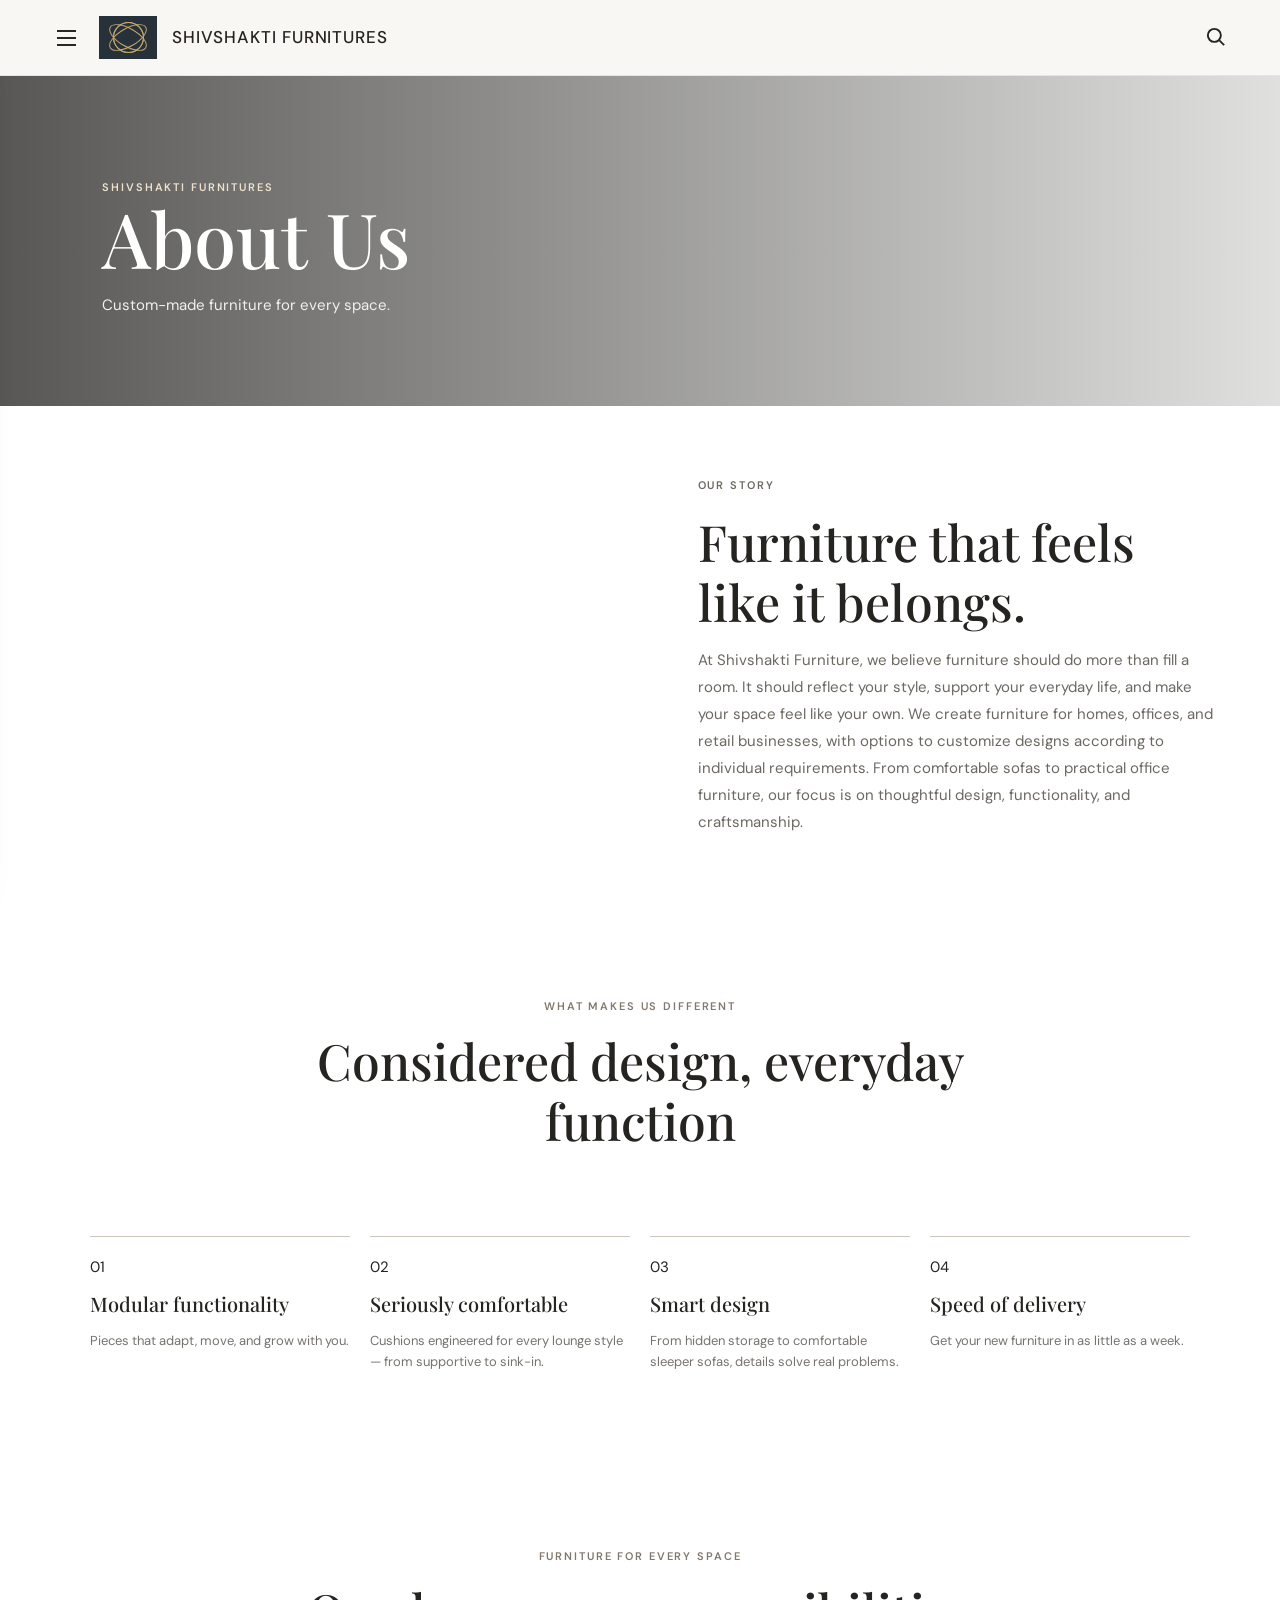
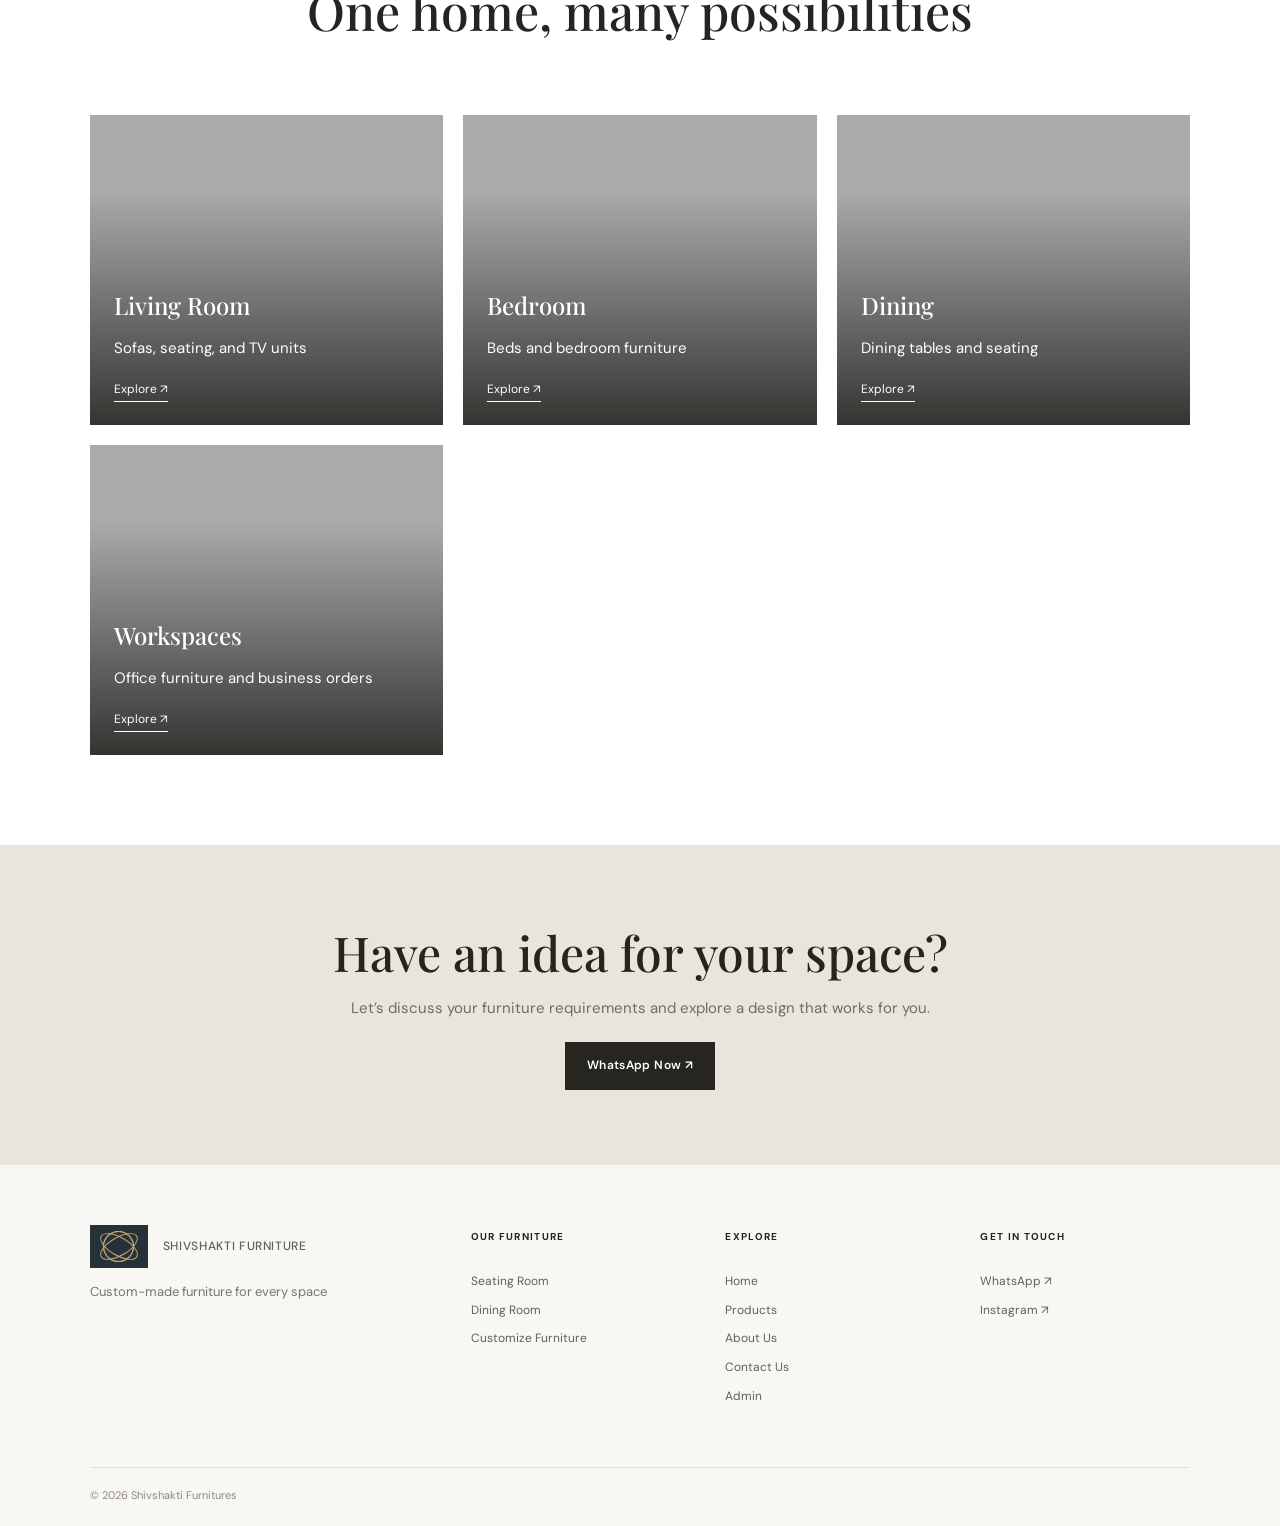
<file: about-us.html>
<!doctype html><html lang="en"><head><meta charset="utf-8"><meta name="viewport" content="width=device-width,initial-scale=1"><meta name="description" content="Shivshakti Furniture — custom-made furniture for every space."><title>SHIVSHAKTI FURNITURES - ABOUT US</title><link rel="preconnect" href="https://fonts.googleapis.com"><link rel="preconnect" href="https://fonts.gstatic.com" crossorigin><link href="https://fonts.googleapis.com/css2?family=DM+Sans:wght@400;500;600;700&family=Playfair+Display:wght@500;600&display=swap" rel="stylesheet"><link rel="stylesheet" href="styles.css"><link rel="stylesheet" href="pages.css"></head><body><header class="topbar"><button class="icon-button menu-toggle" aria-label="Open navigation" aria-expanded="false"><span></span><span></span><span></span></button><a class="brand" href="index.html"><span class="brand-mark"><i></i><b></b></span><span>SHIVSHAKTI FURNITURES</span></a><button class="icon-button search-toggle" aria-label="Open search"><svg viewBox="0 0 24 24"><circle cx="10.8" cy="10.8" r="6.8"></circle><path d="m16 16 5 5"></path></svg></button><form class="search-panel" role="search"><input type="search" placeholder="Search furniture…" aria-label="Search furniture"><button type="submit">Search</button></form></header><nav class="drawer" aria-label="Main navigation"><a href="index.html">Home</a><a href="products.html">Products</a><a href="services.html">Services</a><a href="customize.html">Customize</a><a href="about-us.html">About Us</a><a href="contact-us.html">Contact Us</a><div class="drawer-note">Custom-made furniture for every space</div></nav><main>
<section class="page-hero"><p class="eyebrow">SHIVSHAKTI FURNITURES</p><h1>About Us</h1><p>Custom-made furniture for every space.</p></section><section class="content-split"><div class="content-image" style="background-image:url('https://images.unsplash.com/photo-1600210492486-724fe5c67fb0?auto=format&fit=crop&w=1200&q=85')"></div><div class="content-copy"><p class="eyebrow">OUR STORY</p><h2>Furniture that feels like it belongs.</h2><p>At Shivshakti Furniture, we believe furniture should do more than fill a room. It should reflect your style, support your everyday life, and make your space feel like your own. We create furniture for homes, offices, and retail businesses, with options to customize designs according to individual requirements. From comfortable sofas to practical office furniture, our focus is on thoughtful design, functionality, and craftsmanship.</p></div></section><section class="page-intro"><p class="eyebrow">WHAT MAKES US DIFFERENT</p><h2>Considered design, everyday function</h2></section><section class="about-points"><article class="about-point"><span>01</span><h3>Modular functionality</h3><p>Pieces that adapt, move, and grow with you.</p></article><article class="about-point"><span>02</span><h3>Seriously comfortable</h3><p>Cushions engineered for every lounge style — from supportive to sink-in.</p></article><article class="about-point"><span>03</span><h3>Smart design</h3><p>From hidden storage to comfortable sleeper sofas, details solve real problems.</p></article><article class="about-point"><span>04</span><h3>Speed of delivery</h3><p>Get your new furniture in as little as a week.</p></article></section><section class="page-intro"><p class="eyebrow">FURNITURE FOR EVERY SPACE</p><h2>One home, many possibilities</h2></section><section class="room-list"><article class="room-card" style="background-image:url('https://www.canapyfurniture.com/cdn/shop/files/Vento-sofa-canapy-furniture.jpg?v=1765468949&width=1500')"><div><h3>Living Room</h3><p>Sofas, seating, and TV units</p><a href="seating-room.html">Explore ↗</a></div></article><article class="room-card" style="background-image:url('https://cdn.wonderstatic.com/10db6ea9-814c-4f29-847f-b5db07c103e1.png')"><div><h3>Bedroom</h3><p>Beds and bedroom furniture</p><a href="bedroom.html">Explore ↗</a></div></article><article class="room-card" style="background-image:url('https://hnau.imgix.net/media/catalog/product/g/p/gp1219124_1_1.jpg')"><div><h3>Dining</h3><p>Dining tables and seating</p><a href="dinning-room.html">Explore ↗</a></div></article><article class="room-card" style="background-image:url('https://images.unsplash.com/photo-1497366754035-f200968a6e72?auto=format&fit=crop&w=1300&q=85')"><div><h3>Workspaces</h3><p>Office furniture and business orders</p><a href="services.html">Explore ↗</a></div></article></section><section class="page-cta"><h2>Have an idea for your space?</h2><p>Let’s discuss your furniture requirements and explore a design that works for you.</p><a class="button button-dark" href="contact-us.html">WhatsApp Now ↗</a></section></main><footer class="footer"><div class="footer-brand"><a class="brand" href="index.html"><span class="brand-mark"><i></i><b></b></span><span>SHIVSHAKTI FURNITURE</span></a><p>Custom-made furniture for every space</p></div><div><h4>OUR FURNITURE</h4><a href="seating-room.html">Seating Room</a><a href="dinning-room.html">Dining Room</a><a href="customize.html">Customize Furniture</a></div><div><h4>EXPLORE</h4><a href="index.html">Home</a><a href="products.html">Products</a><a href="about-us.html">About Us</a><a href="contact-us.html">Contact Us</a><a href="http://127.0.0.1:8765/cms.html">Admin</a></div><div><h4>GET IN TOUCH</h4><a href="https://wa.me/918888189565" target="_blank" rel="noreferrer">WhatsApp ↗</a><a href="https://instagram.com/shivshakti_furnituress" target="_blank" rel="noreferrer">Instagram ↗</a></div><div class="copyright">© 2026 Shivshakti Furnitures</div></footer><script src="cms-runtime.js"></script><script src="script.js"></script></body></html>
</file>
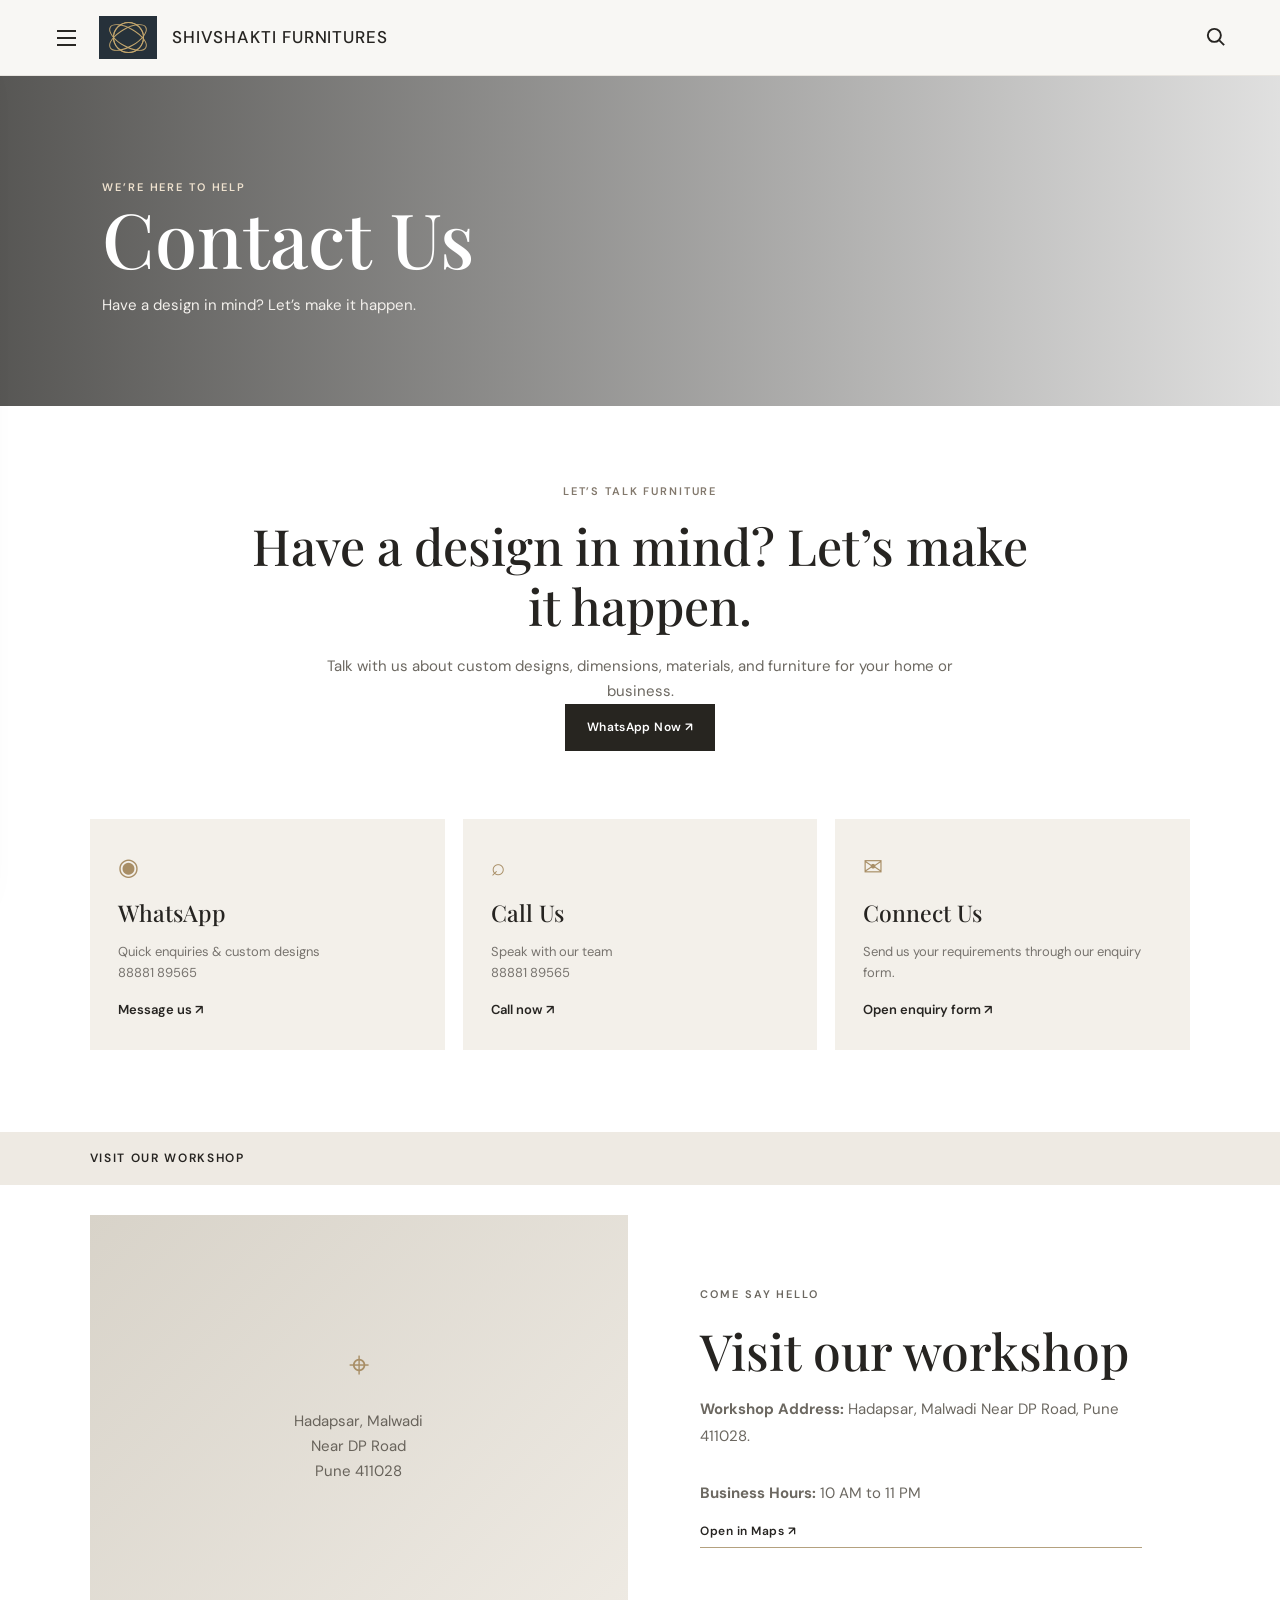
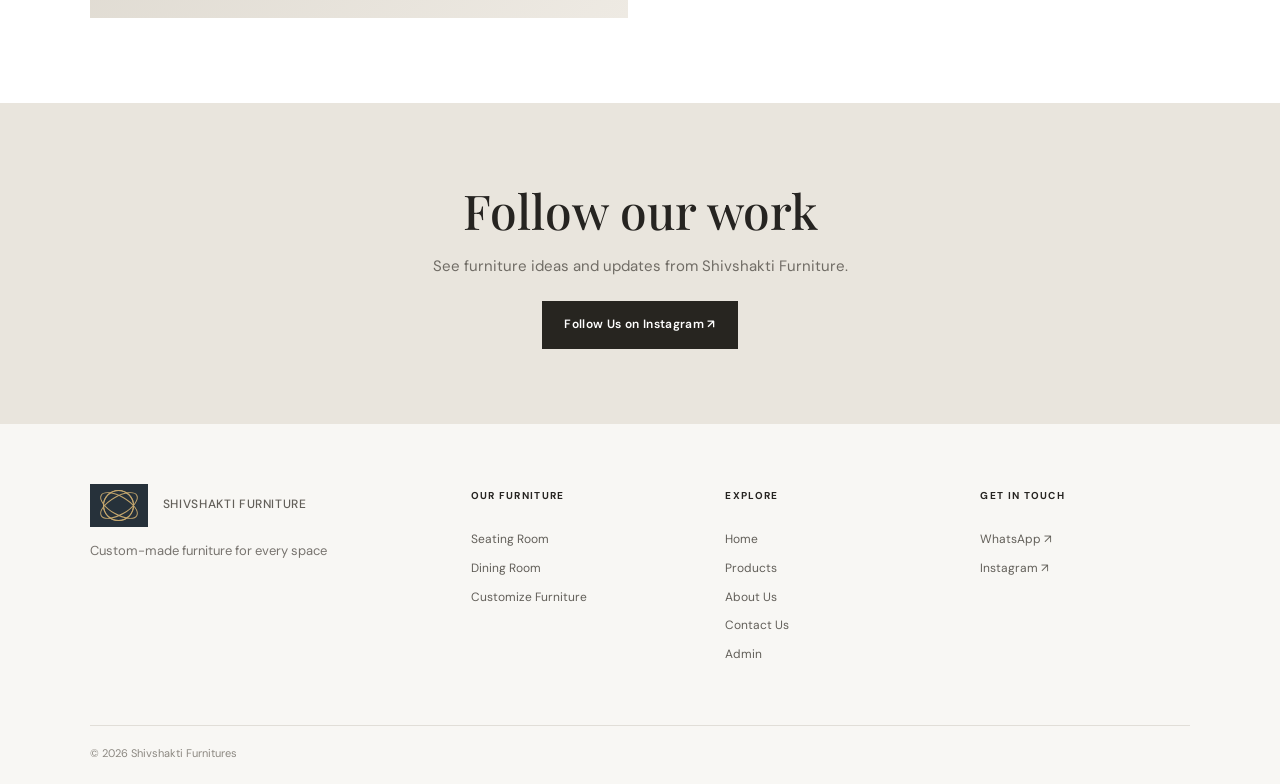
<file: contact-us.html>
<!doctype html><html lang="en"><head><meta charset="utf-8"><meta name="viewport" content="width=device-width,initial-scale=1"><meta name="description" content="Shivshakti Furniture — custom-made furniture for every space."><title>SHIVSHAKTI FURNITURES - CONTACT US</title><link rel="preconnect" href="https://fonts.googleapis.com"><link rel="preconnect" href="https://fonts.gstatic.com" crossorigin><link href="https://fonts.googleapis.com/css2?family=DM+Sans:wght@400;500;600;700&family=Playfair+Display:wght@500;600&display=swap" rel="stylesheet"><link rel="stylesheet" href="styles.css"><link rel="stylesheet" href="pages.css"></head><body><header class="topbar"><button class="icon-button menu-toggle" aria-label="Open navigation" aria-expanded="false"><span></span><span></span><span></span></button><a class="brand" href="index.html"><span class="brand-mark"><i></i><b></b></span><span>SHIVSHAKTI FURNITURES</span></a><button class="icon-button search-toggle" aria-label="Open search"><svg viewBox="0 0 24 24"><circle cx="10.8" cy="10.8" r="6.8"></circle><path d="m16 16 5 5"></path></svg></button><form class="search-panel" role="search"><input type="search" placeholder="Search furniture…" aria-label="Search furniture"><button type="submit">Search</button></form></header><nav class="drawer" aria-label="Main navigation"><a href="index.html">Home</a><a href="products.html">Products</a><a href="services.html">Services</a><a href="customize.html">Customize</a><a href="about-us.html">About Us</a><a href="contact-us.html">Contact Us</a><div class="drawer-note">Custom-made furniture for every space</div></nav><main>
<section class="page-hero"><p class="eyebrow">WE’RE HERE TO HELP</p><h1>Contact Us</h1><p>Have a design in mind? Let’s make it happen.</p></section><section class="page-intro"><p class="eyebrow">LET’S TALK FURNITURE</p><h2>Have a design in mind? Let’s make it happen.</h2><p>Talk with us about custom designs, dimensions, materials, and furniture for your home or business.</p><a class="button button-dark" href="https://wa.me/918888189565?text=Hi%2C%20I%20want%20to%20enquire%20about%20furniture" target="_blank" rel="noreferrer">WhatsApp Now ↗</a></section><section class="contact-options"><article class="contact-card"><span class="icon">◉</span><h3>WhatsApp</h3><p>Quick enquiries & custom designs<br>88881 89565</p><a href="https://wa.me/918888189565?text=Hi%2C%20I%20want%20to%20enquire%20about%20furniture" target="_blank" rel="noreferrer">Message us ↗</a></article><article class="contact-card"><span class="icon">⌕</span><h3>Call Us</h3><p>Speak with our team<br>88881 89565</p><a href="tel:+918888189565">Call now ↗</a></article><article class="contact-card"><span class="icon">✉</span><h3>Connect Us</h3><p>Send us your requirements through our enquiry form.</p><a href="https://docs.google.com/forms/d/e/1FAIpQLSemh7kLTPszPR17RHAJANOWfrfla9v2AEZTcxrN521VDHkFPQ/viewform" target="_blank" rel="noreferrer">Open enquiry form ↗</a></article></section><div class="subsection-label">VISIT OUR WORKSHOP</div><section class="location-grid"><div class="map-placeholder"><div><span>⌖</span><p>Hadapsar, Malwadi<br>Near DP Road<br>Pune 411028</p></div></div><div class="content-copy"><p class="eyebrow">COME SAY HELLO</p><h2>Visit our workshop</h2><p><strong>Workshop Address:</strong> Hadapsar, Malwadi Near DP Road, Pune 411028.</p><p><strong>Business Hours:</strong> 10 AM to 11 PM</p><a class="plain-link" target="_blank" rel="noreferrer" href="https://maps.google.com/?q=Hadapsar+Malwadi+Pune+411028">Open in Maps ↗</a></div></section><section class="page-cta"><h2>Follow our work</h2><p>See furniture ideas and updates from Shivshakti Furniture.</p><a class="button button-dark" href="https://instagram.com/shivshakti_furnituress" target="_blank" rel="noreferrer">Follow Us on Instagram ↗</a></section></main><footer class="footer"><div class="footer-brand"><a class="brand" href="index.html"><span class="brand-mark"><i></i><b></b></span><span>SHIVSHAKTI FURNITURE</span></a><p>Custom-made furniture for every space</p></div><div><h4>OUR FURNITURE</h4><a href="seating-room.html">Seating Room</a><a href="dinning-room.html">Dining Room</a><a href="customize.html">Customize Furniture</a></div><div><h4>EXPLORE</h4><a href="index.html">Home</a><a href="products.html">Products</a><a href="about-us.html">About Us</a><a href="contact-us.html">Contact Us</a><a href="http://127.0.0.1:8765/cms.html">Admin</a></div><div><h4>GET IN TOUCH</h4><a href="https://wa.me/918888189565" target="_blank" rel="noreferrer">WhatsApp ↗</a><a href="https://instagram.com/shivshakti_furnituress" target="_blank" rel="noreferrer">Instagram ↗</a></div><div class="copyright">© 2026 Shivshakti Furnitures</div></footer><script src="cms-runtime.js"></script><script src="script.js"></script></body></html>
</file>
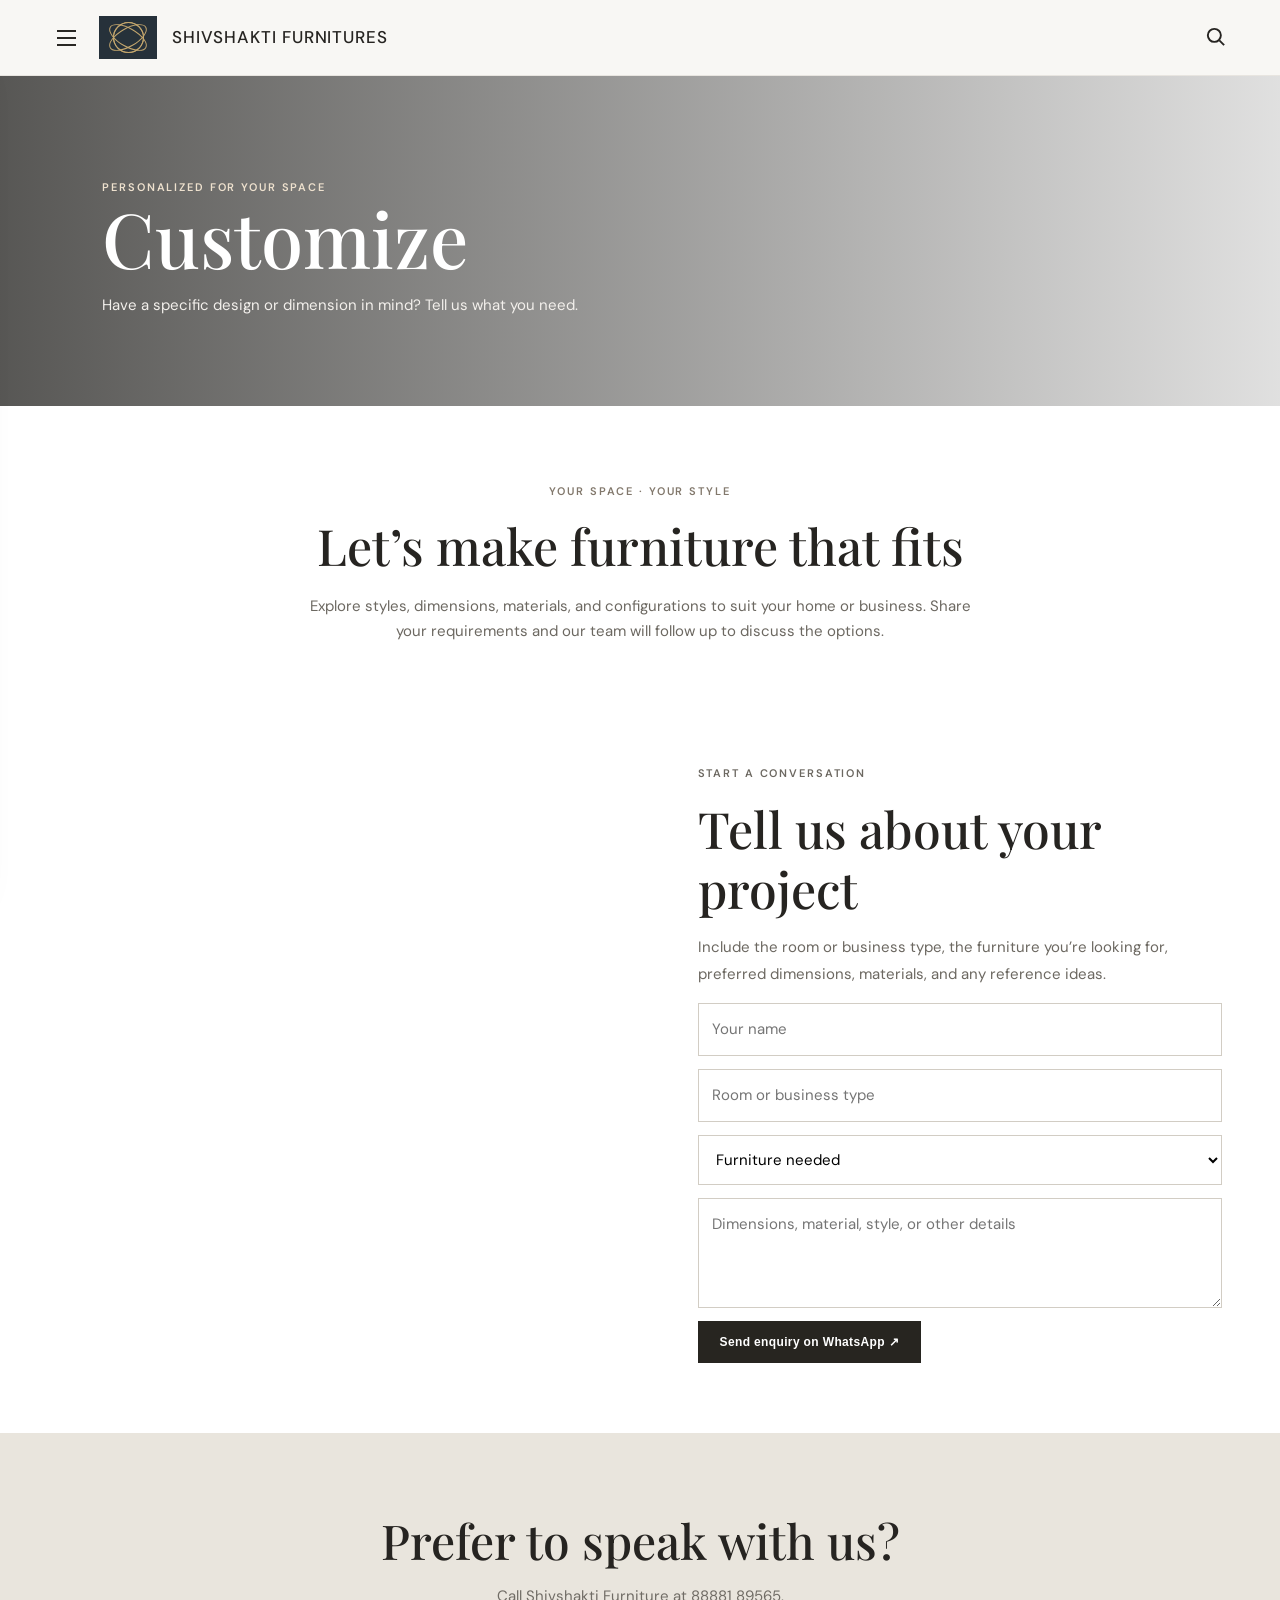
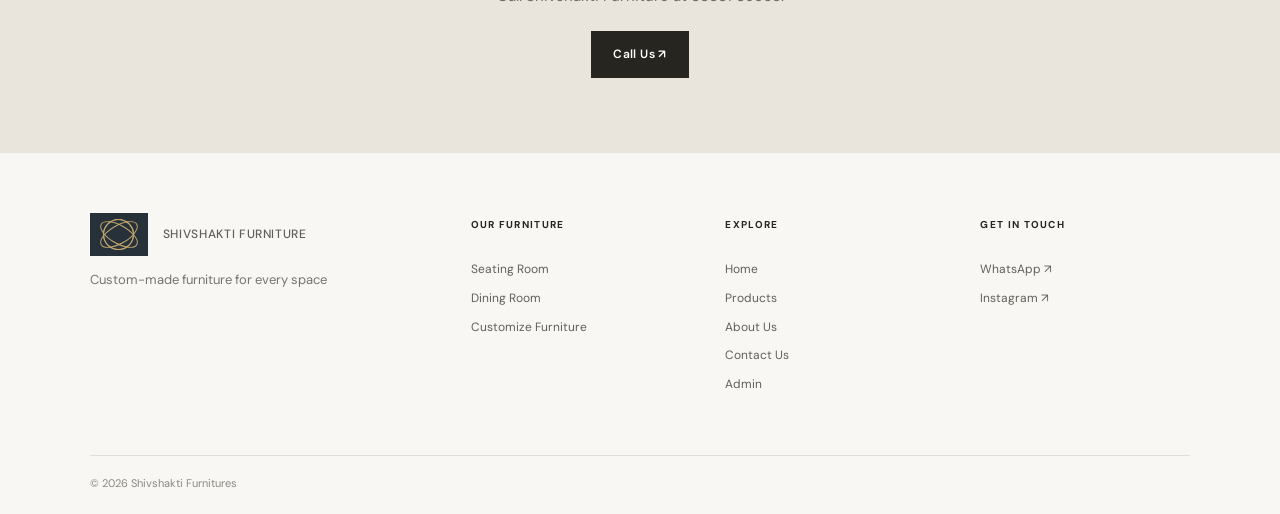
<file: customize.html>
<!doctype html><html lang="en"><head><meta charset="utf-8"><meta name="viewport" content="width=device-width,initial-scale=1"><meta name="description" content="Shivshakti Furniture — custom-made furniture for every space."><title>SHIVSHAKTI FURNITURES - CUSTOMIZE</title><link rel="preconnect" href="https://fonts.googleapis.com"><link rel="preconnect" href="https://fonts.gstatic.com" crossorigin><link href="https://fonts.googleapis.com/css2?family=DM+Sans:wght@400;500;600;700&family=Playfair+Display:wght@500;600&display=swap" rel="stylesheet"><link rel="stylesheet" href="styles.css"><link rel="stylesheet" href="pages.css"></head><body><header class="topbar"><button class="icon-button menu-toggle" aria-label="Open navigation" aria-expanded="false"><span></span><span></span><span></span></button><a class="brand" href="index.html"><span class="brand-mark"><i></i><b></b></span><span>SHIVSHAKTI FURNITURES</span></a><button class="icon-button search-toggle" aria-label="Open search"><svg viewBox="0 0 24 24"><circle cx="10.8" cy="10.8" r="6.8"></circle><path d="m16 16 5 5"></path></svg></button><form class="search-panel" role="search"><input type="search" placeholder="Search furniture…" aria-label="Search furniture"><button type="submit">Search</button></form></header><nav class="drawer" aria-label="Main navigation"><a href="index.html">Home</a><a href="products.html">Products</a><a href="services.html">Services</a><a href="customize.html">Customize</a><a href="about-us.html">About Us</a><a href="contact-us.html">Contact Us</a><div class="drawer-note">Custom-made furniture for every space</div></nav><main>
<section class="page-hero"><p class="eyebrow">PERSONALIZED FOR YOUR SPACE</p><h1>Customize</h1><p>Have a specific design or dimension in mind? Tell us what you need.</p></section><section class="page-intro"><p class="eyebrow">YOUR SPACE · YOUR STYLE</p><h2>Let’s make furniture that fits</h2><p>Explore styles, dimensions, materials, and configurations to suit your home or business. Share your requirements and our team will follow up to discuss the options.</p></section><section class="content-split"><div class="content-image" style="background-image:url('https://images.unsplash.com/photo-1600210492486-724fe5c67fb0?auto=format&fit=crop&w=1200&q=85')"></div><div class="content-copy"><p class="eyebrow">START A CONVERSATION</p><h2>Tell us about your project</h2><p>Include the room or business type, the furniture you’re looking for, preferred dimensions, materials, and any reference ideas.</p><form class="inquiry-form" data-whatsapp-form><input name="Name" placeholder="Your name" required><input name="Room or business type" placeholder="Room or business type"><select name="Furniture needed"><option value="">Furniture needed</option><option>Sofa or seating</option><option>Bed or bedroom furniture</option><option>Dining furniture</option><option>Office or commercial furniture</option><option>Other custom furniture</option></select><textarea name="Requirements" placeholder="Dimensions, material, style, or other details"></textarea><button class="button button-dark" type="submit">Send enquiry on WhatsApp ↗</button></form></div></section><section class="page-cta"><h2>Prefer to speak with us?</h2><p>Call Shivshakti Furniture at 88881 89565.</p><a class="button button-dark" href="tel:+918888189565">Call Us ↗</a></section></main><footer class="footer"><div class="footer-brand"><a class="brand" href="index.html"><span class="brand-mark"><i></i><b></b></span><span>SHIVSHAKTI FURNITURE</span></a><p>Custom-made furniture for every space</p></div><div><h4>OUR FURNITURE</h4><a href="seating-room.html">Seating Room</a><a href="dinning-room.html">Dining Room</a><a href="customize.html">Customize Furniture</a></div><div><h4>EXPLORE</h4><a href="index.html">Home</a><a href="products.html">Products</a><a href="about-us.html">About Us</a><a href="contact-us.html">Contact Us</a><a href="http://127.0.0.1:8765/cms.html">Admin</a></div><div><h4>GET IN TOUCH</h4><a href="https://wa.me/918888189565" target="_blank" rel="noreferrer">WhatsApp ↗</a><a href="https://instagram.com/shivshakti_furnituress" target="_blank" rel="noreferrer">Instagram ↗</a></div><div class="copyright">© 2026 Shivshakti Furnitures</div></footer><script src="cms-runtime.js"></script><script src="script.js"></script></body></html>
</file>
<file: styles.css>
:root{--ink:#262421;--muted:#77736e;--paper:#f6f4f0;--cream:#ebe7df;--dark:#25231f;--serif:"Playfair Display",Georgia,serif;--sans:"DM Sans",Arial,sans-serif}*{box-sizing:border-box}html{scroll-behavior:smooth}body{margin:0;color:var(--ink);font-family:var(--sans);font-size:15px;line-height:1.65}a{color:inherit;text-decoration:none}.topbar{height:76px;padding:0 4.1%;display:flex;align-items:center;gap:23px;background:#f8f7f4;position:sticky;top:0;z-index:20;border-bottom:1px solid #e8e5e0}.brand{display:flex;align-items:center;gap:15px;letter-spacing:.055em;font-size:17px;font-weight:500}.brand-mark{width:58px;height:43px;background:#26313a;display:grid;place-items:center;position:relative;overflow:hidden}.brand-mark:before,.brand-mark:after,.brand-mark i,.brand-mark b{content:"";position:absolute;border:1px solid #c3a66d;border-radius:50%;width:29px;height:29px;transform:rotate(45deg)}.brand-mark:after{transform:rotate(-45deg)}.brand-mark i{width:42px;height:19px;transform:rotate(30deg)}.brand-mark b{width:42px;height:19px;transform:rotate(-30deg)}.icon-button{background:none;border:0;padding:5px;cursor:pointer;color:var(--ink)}.menu-toggle{width:24px;display:grid;gap:5px}.menu-toggle span{width:19px;height:2px;background:#292723}.search-toggle{margin-left:auto;width:29px}.search-toggle svg{width:23px;fill:none;stroke:currentColor;stroke-width:2}.search-panel{display:none;position:absolute;right:4%;top:68px;background:white;padding:12px;box-shadow:0 8px 28px #0002}.search-panel.open{display:flex}.search-panel input{border:1px solid #ccc;padding:11px;font:inherit}.search-panel button{background:var(--dark);color:white;border:0;padding:0 16px}.drawer{position:fixed;z-index:19;left:0;top:76px;bottom:0;width:320px;background:#f8f7f4;padding:42px 5%;display:flex;flex-direction:column;gap:18px;box-shadow:12px 0 35px #0001;transform:translateX(-110%);transition:transform .3s}.drawer.open{transform:translateX(0)}.drawer a{font-size:18px}.drawer-note{color:var(--muted);font-size:13px;margin-top:auto;border-top:1px solid #ddd;padding-top:20px}.hero{height:min(55vw,590px);min-height:350px;position:relative;background:#aaa url("https://livom.ch/cdn/shop/files/freepik__text1-create-a-spacious-highend-modern-living-room__22641.png?v=1767621231") center 52%/cover no-repeat;display:grid;place-items:center}.hero-shade{position:absolute;inset:0;background:linear-gradient(90deg,#0002,#0000 60%),#00000020}.hero h1{z-index:1;color:white;font:600 clamp(52px,8vw,94px)/1 var(--sans);margin:0;text-shadow:0 2px 20px #0002}.section-pad{padding:100px max(7vw,28px)}.intro{text-align:center;padding-top:68px;padding-bottom:72px}.eyebrow{font-size:11px;letter-spacing:.17em;font-weight:600;margin:0 0 16px;color:#82786c}.intro h2,.section-heading h2,.made-copy h2,.customize h2,.why h2,.feature h2,.business h2,.contact-cta h2{font:500 clamp(35px,5vw,54px)/1.18 var(--serif);letter-spacing:-.025em;margin:0}.intro-copy{max-width:600px;margin:22px auto 0;color:#625e58;line-height:1.9}.benefits{display:grid;grid-template-columns:repeat(4,1fr);padding:50px 7%;background:var(--paper);gap:34px}.benefits article{border-right:1px solid #d9d5cf;padding-right:26px}.benefits article:last-child{border:0}.benefit-icon{font:30px var(--serif);color:#a88e66}.benefits h3{font-size:11px;letter-spacing:.1em;margin:14px 0 5px}.benefits p{font-size:13px;color:#77736e;margin:0;line-height:1.6}.collections{padding-top:110px;padding-bottom:110px}.section-heading{text-align:center;margin-bottom:44px}.collection-grid{display:grid;grid-template-columns:repeat(2,1fr);gap:20px}.collection-card{height:360px;position:relative;display:flex;align-items:flex-end;padding:30px;color:#fff;background-position:center;background-size:cover;overflow:hidden}.collection-card>div:last-child{position:relative;z-index:1}.collection-card h3{font:500 31px var(--serif);margin:0}.collection-card p{font-size:13px;margin:4px 0 0;letter-spacing:.04em}.card-shade{position:absolute;inset:0;background:linear-gradient(0deg,#111b 0%,#1113 48%,transparent 100%);transition:background .3s}.collection-card:hover .card-shade{background:linear-gradient(0deg,#111d 0%,#1115 55%,transparent 100%)}.card-arrow{position:absolute;z-index:2;right:26px;top:24px;width:38px;height:38px;border:1px solid #ffffffa0;border-radius:50%;display:grid;place-items:center;font-size:18px}.living{background-image:url("https://www.canapyfurniture.com/cdn/shop/files/Vento-sofa-canapy-furniture.jpg?v=1765468949&width=1500")}.bedroom{background-image:url("https://cdn.wonderstatic.com/10db6ea9-814c-4f29-847f-b5db07c103e1.png")}.dining{background-image:url("https://hnau.imgix.net/media/catalog/product/g/p/gp1219124_1_1.jpg")}.workspace{background-image:url("https://images.unsplash.com/photo-1497366754035-f200968a6e72?auto=format&fit=crop&w=1300&q=85")}.made-for{background:#f3f0ea;display:grid;grid-template-columns:1.08fr .92fr;align-items:center;gap:8%;padding-top:0;padding-bottom:0}.made-photo{min-height:540px;background:url("https://www.canapyfurniture.com/cdn/shop/files/Vento-sofa-canapy-furniture.jpg?v=1765468949&width=1500") center/cover}.made-copy{max-width:520px;padding:70px 50px 70px 0}.made-copy h2{font-size:clamp(36px,4vw,51px)}.made-copy>p:not(.eyebrow){color:#6f6a63;margin:24px 0 28px}.text-link{font-size:13px;font-weight:600;border-bottom:1px solid #a89472;padding-bottom:9px}.text-link span{padding-left:15px}.customize{padding-top:100px;padding-bottom:100px;background:#e8e4dc;text-align:center}.customize-inner{max-width:720px;margin:auto}.customize h2{font-size:clamp(42px,6vw,66px)}.customize-inner>p:not(.eyebrow){max-width:550px;margin:20px auto 28px;color:#6e6962}.button{display:inline-flex;align-items:center;gap:28px;padding:14px 22px;font-size:12px;letter-spacing:.03em;font-weight:600;transition:transform .2s}.button:hover{transform:translateY(-2px)}.button-dark{background:#272520;color:white}.button-light{background:#f4f1ec;color:#292722}.button span{font-size:17px}.why{background:#f8f7f4}.why .section-heading{text-align:left;margin-bottom:48px}.why-grid{display:grid;grid-template-columns:repeat(3,1fr);gap:40px}.why-grid article{border-top:1px solid #cbc5bb;padding-top:20px}.why-grid article>span{font-size:11px;color:#a28e70;letter-spacing:.12em}.why-grid h3{font:500 24px var(--serif);margin:18px 0 9px}.why-grid p{color:#77736e;max-width:310px;margin:0}.feature{display:grid;grid-template-columns:1fr 1fr;gap:8%;align-items:center;background:#eeebe5;padding-top:0;padding-bottom:0}.feature-image{height:580px;background:url("https://www.moderno.dk/734648-magic_zoom_retina/vito-viii-u-sofa-med-flytbar-puf.jpg") center/cover}.feature-copy{max-width:530px;padding:70px 0}.feature h2{font-size:clamp(36px,4.5vw,54px)}.feature-copy>p:not(.eyebrow){color:#6c6861;margin:20px 0;line-height:1.85}.feature-copy h3{font:500 24px var(--serif);margin:26px 0 0}.business{background:#2d2b27;color:white;display:grid;grid-template-columns:.95fr 1.05fr;gap:12%;padding-top:105px;padding-bottom:105px}.business .eyebrow{color:#c2ad8b}.business h2{font-size:clamp(42px,5vw,60px)}.business-intro>p:not(.eyebrow){color:#c8c5bf;max-width:400px;margin:20px 0 28px}.business-steps>.eyebrow{padding-bottom:15px;border-bottom:1px solid #5c5850}.business-steps article{display:grid;grid-template-columns:42px 1fr;gap:15px;border-bottom:1px solid #5c5850;padding:20px 0}.business-steps article>b{font-size:11px;color:#c2ad8b;letter-spacing:.1em}.business-steps h3{font:500 22px var(--serif);margin:0 0 5px}.business-steps p{color:#c8c5bf;font-size:13px;margin:0}.contact-cta{text-align:center;background:#e9e5dd;padding-top:100px;padding-bottom:105px}.contact-cta>p:not(.eyebrow){color:#706c65;margin:16px 0 26px}.footer{background:#f8f7f4;padding:60px 7% 22px;display:grid;grid-template-columns:1.6fr 1fr 1fr 1fr;gap:45px}.footer-brand p{color:#77736e;font-size:13px;margin:13px 0}.footer h4{font-size:10px;letter-spacing:.13em;margin:4px 0 17px}.footer>div:not(.footer-brand):not(.copyright){display:flex;flex-direction:column;align-items:flex-start;gap:9px}.footer>div>a,.footer>div:not(.footer-brand) a{font-size:12px;color:#625f59}.copyright{grid-column:1/-1;border-top:1px solid #e1ded8;padding-top:18px;color:#8c8881;font-size:11px;margin-top:15px}
@media(max-width:760px){.topbar{height:62px;padding:0 18px;gap:15px}.brand{font-size:12px;gap:10px}.brand-mark{width:42px;height:34px}.brand-mark:before,.brand-mark:after{width:24px;height:24px}.brand-mark i,.brand-mark b{width:34px;height:15px}.drawer{top:62px}.hero{height:62vw;min-height:300px}.section-pad{padding:72px 24px}.intro{padding-top:54px;padding-bottom:55px}.benefits{grid-template-columns:repeat(2,1fr);padding:36px 25px;gap:30px 20px}.benefits article:nth-child(2){border:0}.collection-grid{gap:12px}.collection-card{height:290px;padding:20px}.collection-card h3{font-size:26px}.collection-card p{font-size:11px}.made-for,.feature{grid-template-columns:1fr;gap:0}.made-photo{min-height:360px;margin:0 -24px}.made-copy{padding:48px 0 58px}.feature-image{height:390px;margin:0 -24px}.feature-copy{padding:48px 0 58px}.why-grid{grid-template-columns:1fr;gap:28px}.why-grid article{padding-top:16px}.business{grid-template-columns:1fr;gap:50px}.footer{grid-template-columns:repeat(2,1fr);gap:35px 22px;padding:45px 24px 20px}.footer-brand{grid-column:1/-1}.copyright{margin-top:0}}
@media(max-width:480px){.hero{min-height:270px}.collection-grid{grid-template-columns:1fr}.collection-card{height:320px}.benefits{grid-template-columns:1fr}.benefits article{border:0;border-bottom:1px solid #d9d5cf;padding:0 0 20px}.benefits article:last-child{border:0}.footer{font-size:12px}.footer .brand{font-size:12px}}

.home-video{padding:25px 5% 60px;background:#fff}.home-video video{display:block;width:min(100%,1160px);height:auto;max-height:500px;aspect-ratio:16/7;object-fit:cover;margin:auto;background:#211f1b}.feature-video{width:100%;object-fit:cover;display:block;background:#211f1b}@media(max-width:760px){.home-video{padding:12px 0 40px}.home-video video{aspect-ratio:16/9}.feature-video{height:390px}}
.collection-photo{position:absolute;inset:0;width:100%;height:100%;object-fit:cover}

/* Sections created in the local content editor */
.cms-custom-block { background: #f4f1eb; }
.cms-custom-content { max-width: 1240px; margin: 0 auto; display: grid; grid-template-columns: minmax(0, 1fr) minmax(280px, .9fr); align-items: center; gap: clamp(24px, 5vw, 72px); }
.cms-custom-copy h2 { margin-top: 0; }
.cms-custom-copy p { max-width: 680px; line-height: 1.8; }
.cms-custom-content > img { display: block; width: 100%; max-height: 520px; object-fit: cover; }
.cms-editing .cms-custom-block { outline: 2px dashed #a88e66; outline-offset: -5px; }
.cms-editing .cms-custom-block.cms-selected { outline: 3px solid #8b6f42; }
@media (max-width: 700px) { .cms-custom-content { grid-template-columns: 1fr; } }

/* Product cards added through the editor */
.cms-added-card { min-width: 0; margin: 0; color: inherit; background: #f4f1ec; overflow: hidden; }
.cms-added-card img { display: block; width: 100%; aspect-ratio: 1.6 / 1; object-fit: cover; }
.cms-added-card figcaption { padding: 14px 10px; text-align: center; }
.cms-added-card figcaption strong, .cms-added-card figcaption small { display: block; }
.cms-added-card figcaption strong { font: 600 18px 'Playfair Display', Georgia, serif; }
.cms-added-card figcaption small { margin-top: 5px; color: #77736e; font: 400 12px 'DM Sans', Arial, sans-serif; }
.cms-added-card .cms-card-link { display: inline-block; margin-top: 8px; font-size: 12px; }
.cms-editing .cms-added-card { outline: 2px dashed #a88e66; outline-offset: -3px; }
.service-gallery > .cms-added-card img { height: 190px; aspect-ratio: auto; }
.visual-grid > .cms-added-card img { height: 260px; aspect-ratio: auto; }
@media(max-width:850px) { .service-gallery > .cms-added-card img { height: 180px; } }
@media(max-width:760px) { .visual-grid > .cms-added-card img { height: 210px; } }
.cms-editing .cms-selected { outline: 3px solid #8b6f42 !important; outline-offset: 2px; cursor: pointer; }
.cms-editing .cms-added-card.cms-selected { outline-offset: -4px; }
.cms-added-card figcaption strong { margin-bottom: 3px; }

.cms-creative-embed { width: 100%; min-width: 0; overflow: hidden; }
.cms-creative-embed iframe, .cms-creative-embed video { display: block; min-height: 240px; }
@media (max-width: 700px) { .cms-creative-embed iframe, .cms-creative-embed video { min-height: 200px; } }
.cms-feature-embed{grid-column:1/-1;width:100%;min-width:0;overflow:hidden}.cms-feature-embed iframe,.cms-feature-embed video{display:block;width:100%;min-height:240px;border:0}@media(max-width:700px){.cms-feature-embed iframe,.cms-feature-embed video{min-height:200px}}
.cms-custom-content.cms-embed-only{grid-template-columns:minmax(0,1fr)}.cms-custom-content.cms-embed-only>.cms-creative-embed{grid-column:1/-1}
</file>
<file: pages.css>
.page-hero{min-height:330px;padding:65px 8%;display:flex;flex-direction:column;justify-content:center;color:#fff;background:linear-gradient(90deg,#171613b8,#17161322),url('https://images.unsplash.com/photo-1600210492486-724fe5c67fb0?auto=format&fit=crop&w=2000&q=85') center/cover}.page-hero .eyebrow{color:#eee1ce}.page-hero h1{font:500 clamp(42px,7vw,76px)/1.1 'Playfair Display',Georgia,serif;margin:0}.page-hero p{max-width:630px;color:#f3f0ec;margin:14px 0 0}.page-intro{text-align:center;max-width:850px;margin:auto;padding:76px 24px 50px}.page-intro h2,.content-copy h2,.page-section-title{font:500 clamp(32px,4.7vw,50px)/1.2 'Playfair Display',Georgia,serif;margin:0}.page-intro p:not(.eyebrow){color:#6c6861;max-width:690px;margin:18px auto 0}.catalog-grid{padding:15px 7% 90px;display:grid;grid-template-columns:repeat(3,1fr);gap:22px}.product-card{background:#f4f1ec}.product-picture{height:250px;background-size:cover;background-position:center}.product-info{padding:19px 20px 22px}.product-info h3{font:500 21px 'Playfair Display',Georgia,serif;margin:0}.product-info p{font-size:13px;color:#77736e;margin:6px 0 13px}.product-info a,.plain-link{font-size:12px;font-weight:600;letter-spacing:.04em;border-bottom:1px solid #b4a17f;padding-bottom:5px}.room-list{padding:24px 7% 90px;display:grid;grid-template-columns:repeat(3,1fr);gap:20px}.room-card{min-height:310px;position:relative;display:flex;align-items:flex-end;padding:24px;color:white;background:#aaa center/cover}.room-card:before{content:"";position:absolute;inset:0;background:linear-gradient(0deg,#171613cc,transparent 75%)}.room-card div{z-index:1}.room-card h3{font:500 24px 'Playfair Display',Georgia,serif;margin:0}.room-card a{font-size:12px;border-bottom:1px solid #fff;padding-bottom:4px}.content-split{display:grid;grid-template-columns:1fr 1fr;min-height:420px}.content-image{min-height:420px;background:center/cover}.content-copy{padding:70px 9%;display:flex;flex-direction:column;justify-content:center}.content-copy p{color:#6c6861;line-height:1.8}.content-copy ul{padding-left:20px;color:#625e58;line-height:2}.subsection-label{padding:17px 7%;background:#eeeae3;font-size:12px;font-weight:600;letter-spacing:.14em}.detail-grid{padding:42px 7% 84px;display:grid;grid-template-columns:repeat(3,1fr);gap:20px}.detail-tile{background:#f4f1ec;padding:25px}.detail-tile span{color:#a88e66;font-size:11px;letter-spacing:.15em}.detail-tile h3{font:500 22px 'Playfair Display',Georgia,serif;margin:10px 0}.detail-tile p,.detail-tile li{font-size:13px;color:#77736e}.feature-band{padding:78px 7%;background:#2d2b27;color:white;display:grid;grid-template-columns:1fr 1fr;gap:9%;align-items:center}.feature-band .eyebrow{color:#c2ad8b}.feature-band h2{font:500 clamp(32px,4vw,48px)/1.2 'Playfair Display',Georgia,serif;margin:0}.feature-band p{color:#cbc8c2}.contact-options{padding:18px 7% 82px;display:grid;grid-template-columns:repeat(3,1fr);gap:18px}.contact-card{background:#f3f0ea;padding:28px}.contact-card .icon{color:#a88e66;font-size:24px}.contact-card h3{font:500 23px 'Playfair Display',Georgia,serif;margin:10px 0 3px}.contact-card p{font-size:13px;color:#77736e}.contact-card a{font-size:13px;font-weight:600}.location-grid{padding:30px 7% 85px;display:grid;grid-template-columns:1fr 1fr;gap:24px;align-items:stretch}.map-placeholder{min-height:300px;background:linear-gradient(135deg,#d8d3c9,#eeeae3);display:grid;place-items:center;text-align:center;color:#68635b;padding:30px}.map-placeholder span{font-size:36px;color:#a88e66}.inquiry-form{display:grid;gap:13px}.inquiry-form input,.inquiry-form select,.inquiry-form textarea{font:inherit;border:1px solid #d2cdc4;background:#fff;padding:13px}.inquiry-form textarea{min-height:110px;resize:vertical}.inquiry-form .button{justify-self:start;border:0;cursor:pointer}.about-points{padding:35px 7% 85px;display:grid;grid-template-columns:repeat(4,1fr);gap:20px}.about-point{border-top:1px solid #cbc5bb;padding-top:18px}.about-point h3{font:500 20px 'Playfair Display',Georgia,serif;margin:10px 0}.about-point p{font-size:13px;color:#77736e}.page-cta{text-align:center;background:#e9e5dd;padding:75px 25px}.page-cta h2{font:500 clamp(34px,4vw,48px) 'Playfair Display',Georgia,serif;margin:0}.page-cta p{color:#706c65;margin:12px 0 22px}@media(max-width:760px){.page-hero{min-height:290px;padding:50px 25px}.catalog-grid,.room-list,.detail-grid{grid-template-columns:repeat(2,1fr);padding-left:24px;padding-right:24px}.content-split,.feature-band{grid-template-columns:1fr}.content-image{min-height:320px}.content-copy{padding:45px 24px}.contact-options{grid-template-columns:1fr;padding-left:24px;padding-right:24px}.location-grid{grid-template-columns:1fr;padding-left:24px;padding-right:24px}.about-points{grid-template-columns:repeat(2,1fr);padding-left:24px;padding-right:24px}.subsection-label{padding-left:24px}.feature-band{padding:55px 24px}}@media(max-width:480px){.catalog-grid,.room-list,.detail-grid{grid-template-columns:1fr}.product-picture{height:270px}.room-card{min-height:280px}.about-points{grid-template-columns:1fr}}
</file>
